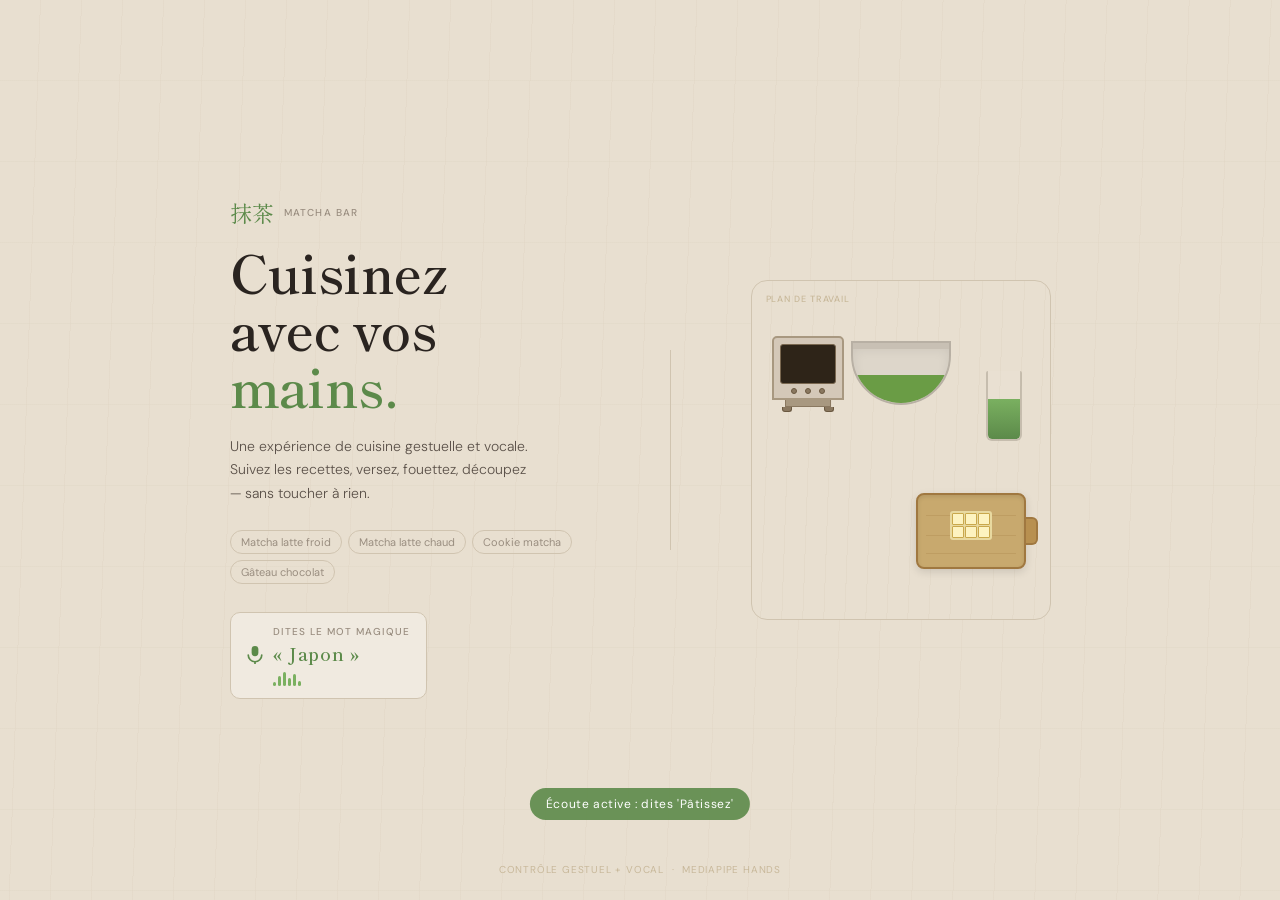
<file: index.html>
<!doctype html>
<html lang="fr">
<head>
  <meta charset="UTF-8" />
  <title>Pâtissez — Matcha Bar</title>
  <link rel="preconnect" href="https://fonts.googleapis.com" />
  <link href="https://fonts.googleapis.com/css2?family=Shippori+Mincho:wght@400;500;600&family=DM+Sans:wght@300;400;500&display=swap" rel="stylesheet" />
  <style>
    :root {
      --wood: #e8dfd0;
      --wood-dark: #d4c9b5;
      --wood-grain: #c8b89a;
      --panel-bg: #f0eae0;
      --border: #d0c4b0;
      --matcha: #5c8a4a;
      --matcha-mid: #7ab060;
      --matcha-pale: #c8dfb8;
      --ink: #2a2420;
      --ink-mid: #5a5048;
      --ink-light: #9a8e80;
    }

    *, *::before, *::after { box-sizing: border-box; margin: 0; padding: 0; }

    body {
      width: 100vw;
      height: 100vh;
      overflow: hidden;
      background: var(--wood);
      color: var(--ink);
      font-family: "DM Sans", sans-serif;
      display: flex;
      align-items: center;
      justify-content: center;
    }

    /* Grain bois identique à style.css */
    .wood-grain-bg {
      position: fixed;
      inset: 0;
      background-image:
              repeating-linear-gradient(92deg, transparent, transparent 40px, rgba(180,160,130,0.06) 40px, rgba(180,160,130,0.06) 41px),
              repeating-linear-gradient(180deg, transparent, transparent 80px, rgba(160,140,110,0.04) 80px, rgba(160,140,110,0.04) 81px);
      pointer-events: none;
      z-index: 0;
    }

    /* ── Layout central ── */
    .landing {
      position: relative;
      z-index: 1;
      display: flex;
      align-items: center;
      justify-content: center;
      gap: 80px;
      width: 100%;
      max-width: 960px;
      padding: 0 40px;
    }

    /* ── Colonne gauche : texte ── */
    .landing-text {
      display: flex;
      flex-direction: column;
      gap: 20px;
      max-width: 360px;
    }

    .landing-eyebrow {
      display: flex;
      align-items: center;
      gap: 10px;
    }

    .eyebrow-kanji {
      font-family: "Shippori Mincho", serif;
      font-size: 22px;
      color: var(--matcha);
      line-height: 1;
    }

    .eyebrow-label {
      font-size: 10px;
      font-weight: 500;
      letter-spacing: 0.12em;
      text-transform: uppercase;
      color: var(--ink-light);
    }

    .landing-title {
      font-family: "Shippori Mincho", serif;
      font-size: 52px;
      font-weight: 600;
      color: var(--ink);
      line-height: 1.1;
      letter-spacing: -0.01em;
    }

    .landing-title em {
      font-style: normal;
      color: var(--matcha);
    }

    .landing-subtitle {
      font-size: 14px;
      font-weight: 300;
      color: var(--ink-mid);
      line-height: 1.7;
      max-width: 300px;
    }

    /* ── Indicateur mic ── */
    .mic-hint {
      display: flex;
      align-items: center;
      gap: 10px;
      margin-top: 8px;
      padding: 12px 16px;
      background: var(--panel-bg);
      border: 1px solid var(--border);
      border-radius: 10px;
      width: fit-content;
    }

    .mic-hint-icon {
      color: var(--matcha);
      display: flex;
      align-items: center;
      animation: pulse-mic 2s ease-in-out infinite;
    }

    @keyframes pulse-mic {
      0%, 100% { opacity: 1; transform: scale(1); }
      50% { opacity: 0.6; transform: scale(1.1); }
    }

    .mic-hint-text {
      display: flex;
      flex-direction: column;
      gap: 2px;
    }

    .mic-hint-instruction {
      font-size: 10px;
      font-weight: 500;
      letter-spacing: 0.1em;
      text-transform: uppercase;
      color: var(--ink-light);
    }

    .mic-hint-word {
      font-family: "Shippori Mincho", serif;
      font-size: 18px;
      font-weight: 600;
      color: var(--matcha);
      letter-spacing: 0.04em;
    }

    /* Onde animée sous le mot */
    .mic-wave {
      display: flex;
      align-items: flex-end;
      gap: 2px;
      height: 14px;
      margin-top: 4px;
    }

    .mic-wave span {
      display: block;
      width: 3px;
      border-radius: 2px;
      background: var(--matcha-mid);
      animation: wave 1.2s ease-in-out infinite;
    }

    .mic-wave span:nth-child(1) { height: 4px;  animation-delay: 0s;    }
    .mic-wave span:nth-child(2) { height: 10px; animation-delay: 0.1s;  }
    .mic-wave span:nth-child(3) { height: 14px; animation-delay: 0.2s;  }
    .mic-wave span:nth-child(4) { height: 8px;  animation-delay: 0.3s;  }
    .mic-wave span:nth-child(5) { height: 12px; animation-delay: 0.15s; }
    .mic-wave span:nth-child(6) { height: 5px;  animation-delay: 0.25s; }

    @keyframes wave {
      0%, 100% { transform: scaleY(0.5); opacity: 0.5; }
      50%       { transform: scaleY(1);   opacity: 1;   }
    }

    /* ── Colonne droite : illustration plan de travail ── */
    .landing-scene {
      position: relative;
      width: 300px;
      height: 340px;
      flex-shrink: 0;
    }

    /* Plan de travail miniature */
    .scene-counter {
      position: absolute;
      inset: 0;
      background: var(--wood);
      border-radius: 16px;
      border: 1px solid var(--border);
      overflow: hidden;
    }

    .scene-counter-grain {
      position: absolute;
      inset: 0;
      background-image:
              repeating-linear-gradient(92deg, transparent, transparent 20px, rgba(180,160,130,0.08) 20px, rgba(180,160,130,0.08) 21px);
    }

    /* Label plan de travail */
    .scene-label {
      position: absolute;
      top: 12px;
      left: 14px;
      font-size: 9px;
      letter-spacing: 0.1em;
      text-transform: uppercase;
      color: var(--wood-grain);
      font-weight: 500;
    }

    /* ── Bol ── */
    .scene-bowl {
      position: absolute;
      top: 60px;
      left: 50%;
      transform: translateX(-50%);
      width: 100px;
      height: 64px;
      border-radius: 0 0 50px 50px;
      background: #ddd6ca;
      border: 2px solid #b8b0a4;
      overflow: hidden;
      box-shadow: inset 0 6px 12px rgba(0,0,0,0.08);
    }

    .scene-bowl::before {
      content: "";
      position: absolute;
      top: -6px; left: -8px; right: -8px;
      height: 12px;
      background: #c8c0b4;
      border-radius: 4px 4px 0 0;
    }

    .scene-bowl-fill {
      position: absolute;
      bottom: 0; left: 0; right: 0;
      height: 28px;
      background: #6a9c45;
      border-radius: 0 0 48px 48px;
    }

    /* ── Planche ── */
    .scene-board {
      position: absolute;
      bottom: 50px;
      right: 24px;
      width: 110px;
      height: 76px;
      background: #c8a96e;
      border-radius: 8px;
      border: 2px solid #a07840;
      box-shadow: inset 0 2px 4px rgba(0,0,0,0.1), 0 3px 8px rgba(0,0,0,0.12);
    }

    .scene-board::after {
      content: "";
      position: absolute;
      right: -14px; top: 50%;
      transform: translateY(-50%);
      width: 12px; height: 28px;
      background: #b89050;
      border-radius: 0 6px 6px 0;
      border: 2px solid #a07840;
      border-left: none;
    }

    .scene-board-grain {
      position: absolute;
      left: 8px; right: 8px;
      height: 1px;
      background: rgba(160,120,60,0.25);
    }

    .scene-board-grain:nth-child(1) { top: 20px; }
    .scene-board-grain:nth-child(2) { top: 40px; }
    .scene-board-grain:nth-child(3) { top: 58px; }

    /* Petit chocolat sur la planche */
    .scene-choc {
      position: absolute;
      top: 16px; left: 50%; transform: translateX(-50%);
      display: grid;
      grid-template-columns: repeat(3, 12px);
      grid-template-rows: repeat(2, 12px);
      gap: 1px;
      padding: 2px;
      background: #e8d9a0;
      border-radius: 3px;
    }

    .scene-choc-sq {
      width: 12px; height: 12px;
      background: #fdf3c0;
      border-radius: 1px;
      border: 1px solid #c9a84c;
    }

    /* ── Verre ── */
    .scene-glass {
      position: absolute;
      top: 90px;
      right: 28px;
      width: 36px;
      height: 70px;
      background: rgba(255,255,255,0.06);
      border: 2px solid rgba(170,160,145,0.55);
      border-top: none;
      border-radius: 2px 2px 6px 6px;
      overflow: hidden;
    }

    .scene-glass::before {
      content: "";
      position: absolute;
      top: -5px; left: -2px; right: -2px;
      height: 5px;
      background: rgba(170,160,145,0.6);
      border-radius: 3px 3px 0 0;
    }

    .scene-glass-liquid {
      position: absolute;
      bottom: 0; left: 0; right: 0;
      height: 40px;
      background: linear-gradient(180deg, #7ab060, #5c8a4a);
      border-radius: 0 0 4px 4px;
    }

    /* ── Four ── */
    .scene-oven {
      position: absolute;
      top: 55px;
      left: 20px;
      width: 72px;
    }

    .scene-oven-body {
      width: 72px;
      height: 64px;
      background: #d4c8b8;
      border-radius: 5px 5px 0 0;
      border: 2px solid #a89880;
      position: relative;
      overflow: hidden;
    }

    .scene-oven-window {
      position: absolute;
      top: 6px; left: 6px; right: 6px; bottom: 14px;
      border-radius: 3px;
      background: #2e2418;
      border: 1.5px solid #7a6850;
    }

    .scene-oven-knobs {
      position: absolute;
      bottom: 4px; left: 0; right: 0;
      display: flex;
      justify-content: center;
      gap: 8px;
    }

    .scene-oven-knob {
      width: 6px; height: 6px;
      border-radius: 50%;
      background: #8a7860;
      border: 1px solid #6a5840;
    }

    .scene-oven-handle {
      width: 46px;
      height: 7px;
      background: #a89880;
      border: 1.5px solid #8a7860;
      border-top: none;
      margin: 0 auto;
    }

    .scene-oven-feet {
      width: 72px;
      display: flex;
      justify-content: space-between;
      padding: 0 10px;
    }

    .scene-oven-foot {
      width: 10px; height: 5px;
      background: #8a7860;
      border-radius: 0 0 3px 3px;
      border: 1px solid #6a5840;
      border-top: none;
    }

    /* ── Petits éléments flottants décoratifs ── */
    .deco-dot {
      position: absolute;
      border-radius: 50%;
      background: var(--matcha-pale);
      opacity: 0.5;
    }

    /* ── Séparateur vertical ── */
    .landing-divider {
      width: 1px;
      height: 200px;
      background: var(--border);
      flex-shrink: 0;
    }

    /* ── Transition vers l'app ── */
    #landing-page {
      position: fixed;
      inset: 0;
      z-index: 500;
      display: flex;
      align-items: center;
      justify-content: center;
      transition: opacity 0.6s ease, transform 0.6s ease;
    }

    #landing-page.exit {
      opacity: 0;
      transform: scale(1.02);
      pointer-events: none;
    }

    /* Badges recettes */
    .recipe-badges {
      display: flex;
      flex-wrap: wrap;
      gap: 6px;
      margin-top: 4px;
    }

    .recipe-badge {
      padding: 4px 10px;
      background: transparent;
      border: 1px solid var(--border);
      border-radius: 20px;
      font-size: 11px;
      color: var(--ink-light);
      font-weight: 400;
    }

    /* Footer discret */
    .landing-footer {
      position: fixed;
      bottom: 24px;
      left: 50%;
      transform: translateX(-50%);
      font-size: 10px;
      letter-spacing: 0.08em;
      text-transform: uppercase;
      color: var(--wood-grain);
      z-index: 1;
    }
  </style>
</head>
<body>

<div class="wood-grain-bg"></div>

<div id="landing-page">
  <div class="landing">

    <!-- TEXTE -->
    <div class="landing-text">

      <div class="landing-eyebrow">
        <span class="eyebrow-kanji">抹茶</span>
        <span class="eyebrow-label">Matcha Bar</span>
      </div>

      <h1 class="landing-title">
        Cuisinez<br>avec vos<br><em>mains.</em>
      </h1>

      <p class="landing-subtitle">
        Une expérience de cuisine gestuelle et vocale. Suivez les recettes, versez, fouettez, découpez — sans toucher à rien.
      </p>

      <div class="recipe-badges">
        <span class="recipe-badge">Matcha latte froid</span>
        <span class="recipe-badge">Matcha latte chaud</span>
        <span class="recipe-badge">Cookie matcha</span>
        <span class="recipe-badge">Gâteau chocolat</span>
      </div>

      <div class="mic-hint">
        <div class="mic-hint-icon">
          <svg width="16" height="18" viewBox="0 0 14 16" fill="none">
            <rect x="4" y="0" width="6" height="9" rx="3" fill="currentColor"/>
            <path d="M1 8a6 6 0 0 0 12 0" stroke="currentColor" stroke-width="1.5" fill="none" stroke-linecap="round"/>
            <line x1="7" y1="14" x2="7" y2="16" stroke="currentColor" stroke-width="1.5" stroke-linecap="round"/>
          </svg>
        </div>
        <div class="mic-hint-text">
          <span class="mic-hint-instruction">Dites le mot magique</span>
          <span class="mic-hint-word">« Japon »</span>
          <div class="mic-wave">
            <span></span><span></span><span></span>
            <span></span><span></span><span></span>
          </div>
        </div>
      </div>

    </div>

    <!-- DIVIDER -->
    <div class="landing-divider"></div>

    <!-- SCÈNE ILLUSTRATIVE -->
    <div class="landing-scene">
      <div class="scene-counter">
        <div class="scene-counter-grain"></div>
        <div class="scene-label">plan de travail</div>

        <!-- Bol -->
        <div class="scene-bowl">
          <div class="scene-bowl-fill"></div>
        </div>

        <!-- Verre -->
        <div class="scene-glass">
          <div class="scene-glass-liquid"></div>
        </div>

        <!-- Four -->
        <div class="scene-oven">
          <div class="scene-oven-body">
            <div class="scene-oven-window"></div>
            <div class="scene-oven-knobs">
              <div class="scene-oven-knob"></div>
              <div class="scene-oven-knob"></div>
              <div class="scene-oven-knob"></div>
            </div>
          </div>
          <div class="scene-oven-handle"></div>
          <div class="scene-oven-feet">
            <div class="scene-oven-foot"></div>
            <div class="scene-oven-foot"></div>
          </div>
        </div>

        <!-- Planche -->
        <div class="scene-board">
          <div class="scene-board-grain"></div>
          <div class="scene-board-grain"></div>
          <div class="scene-board-grain"></div>
          <div class="scene-choc">
            <div class="scene-choc-sq"></div>
            <div class="scene-choc-sq"></div>
            <div class="scene-choc-sq"></div>
            <div class="scene-choc-sq"></div>
            <div class="scene-choc-sq"></div>
            <div class="scene-choc-sq"></div>
          </div>
        </div>

      </div>
    </div>

  </div>
</div>

<div class="landing-footer">Contrôle gestuel + vocal &nbsp;·&nbsp; MediaPipe Hands</div>

<script type="module" src="navigate.js"></script>
</body>
</html>
</file>
